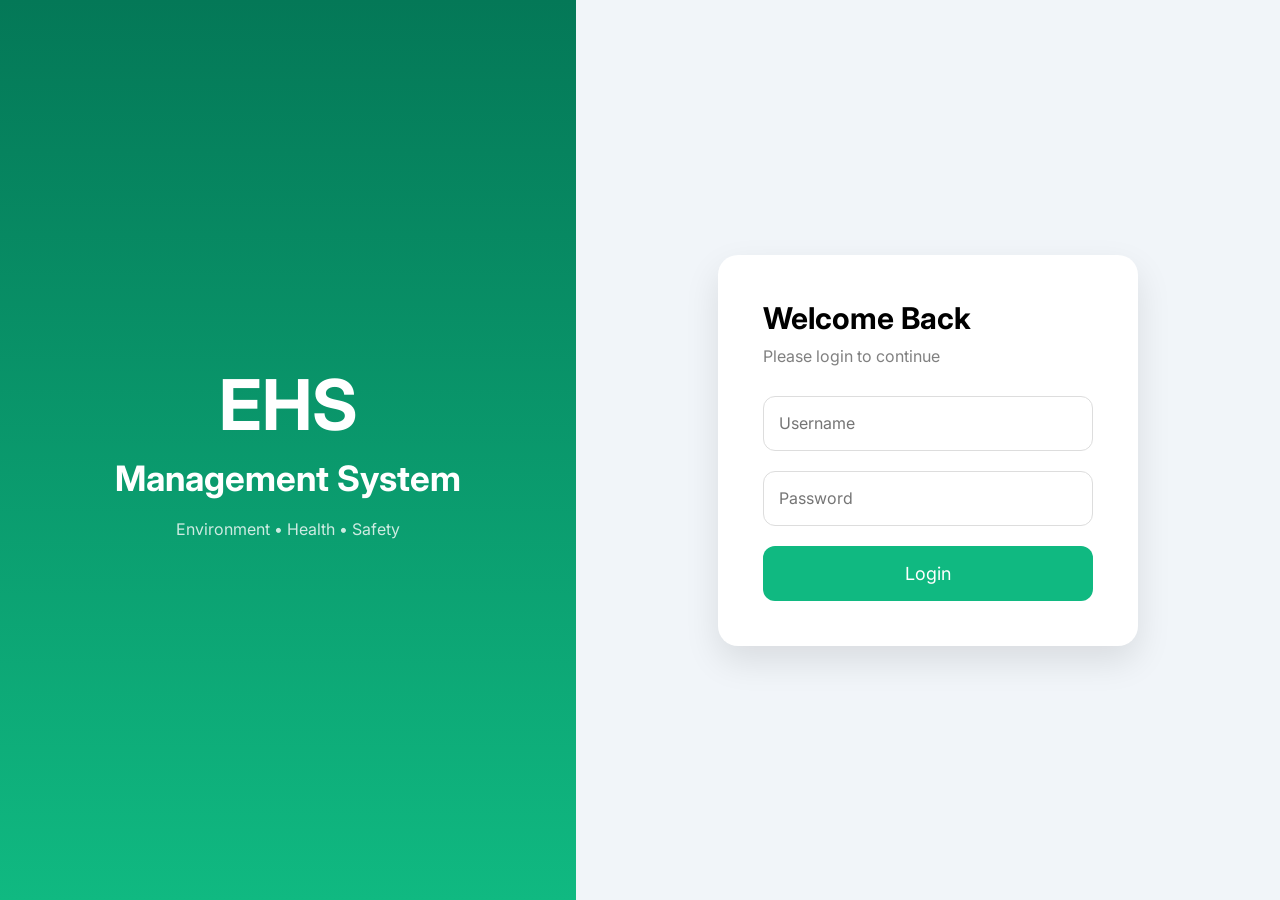
<file: Index.html>
<!DOCTYPE html>
<html lang="en">

<head>

    <meta charset="UTF-8">

    <meta name="viewport"
        content="width=device-width, initial-scale=1.0">

    <title>EHS Management System</title>

    <link rel="stylesheet" href="style.css">

    <link rel="preconnect" href="https://fonts.googleapis.com">

    <link rel="preconnect" href="https://fonts.gstatic.com" crossorigin>

    <link href="https://fonts.googleapis.com/css2?family=Inter:wght@300;400;500;600;700&display=swap"
        rel="stylesheet">

</head>

<body>

    <div class="container">

        <div class="left">

            <h1>EHS</h1>

            <h2>Management System</h2>

            <p>
                Environment • Health • Safety
            </p>

        </div>

        <div class="right">

            <div class="login-box">

                <h2>Welcome Back</h2>

                <p>Please login to continue</p>

                <form>

                    <input
                        type="text"
                        placeholder="Username">

                    <input
                        type="password"
                        placeholder="Password">

                    <button>

                        Login

                    </button>

                </form>

            </div>

        </div>

    </div>

<script src="script.js"></script>

</body>

</html>
</file>
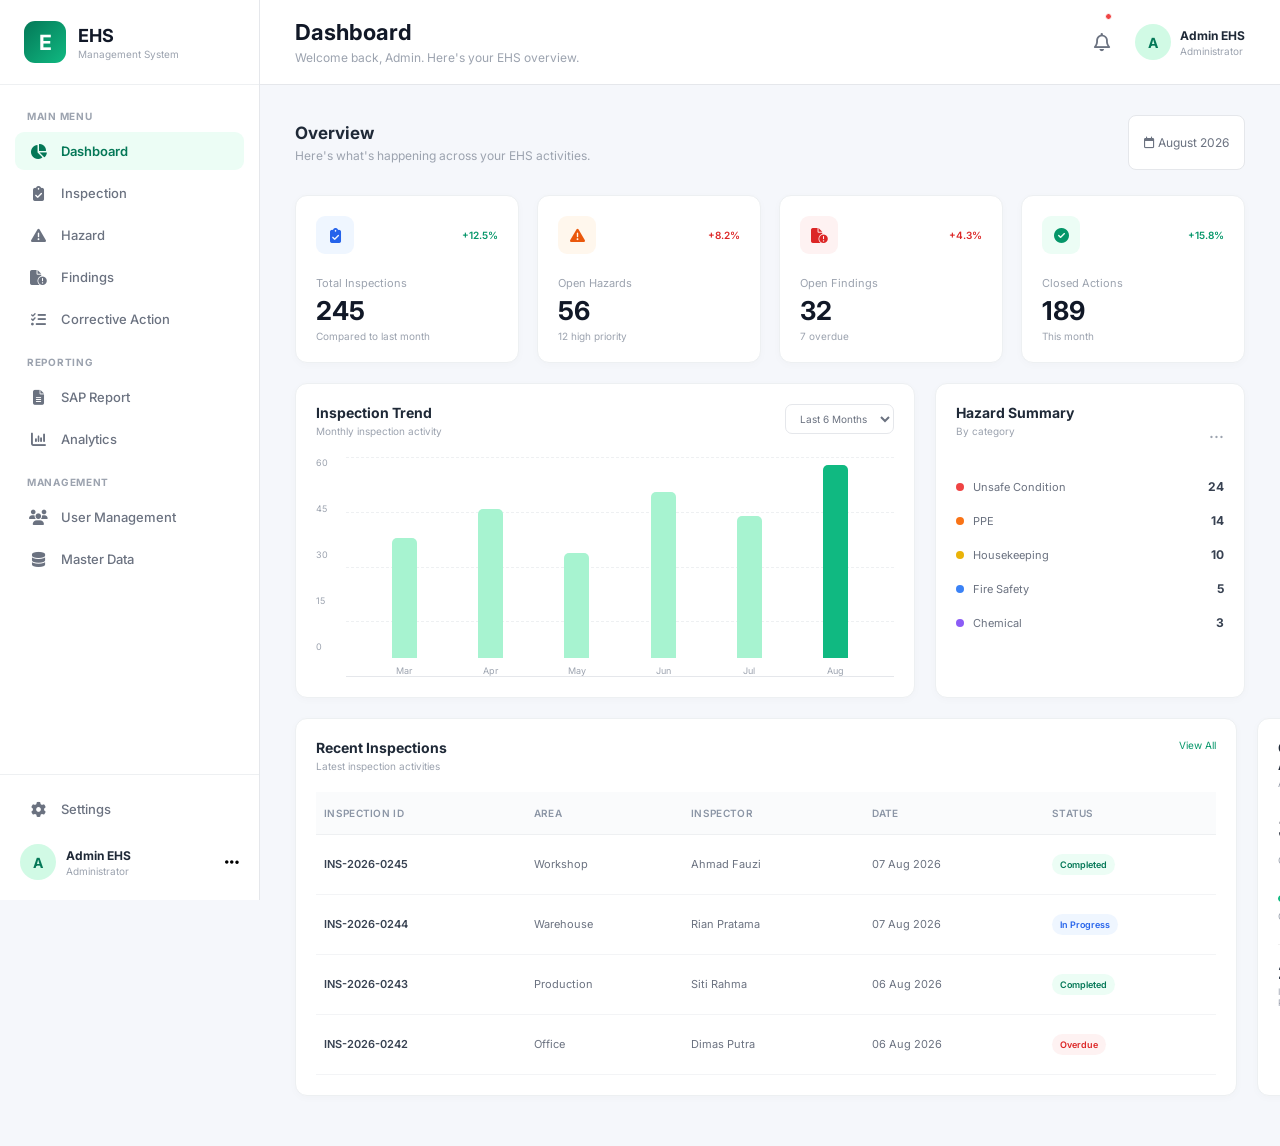
<file: dashboard.html>
<!DOCTYPE html>
<html lang="en">

<head>

    <meta charset="UTF-8">

    <meta name="viewport"
        content="width=device-width, initial-scale=1.0">

    <title>EHS Dashboard</title>

    <link rel="stylesheet" href="style.css">

    <link rel="preconnect"
        href="https://fonts.googleapis.com">

    <link rel="preconnect"
        href="https://fonts.gstatic.com"
        crossorigin>

    <link href="https://fonts.googleapis.com/css2?family=Inter:wght@400;500;600;700&display=swap"
        rel="stylesheet">

    <link rel="stylesheet"
        href="https://cdnjs.cloudflare.com/ajax/libs/font-awesome/6.5.2/css/all.min.css">

</head>

<body>

    <div class="dashboard-container">

        <!-- SIDEBAR -->

        <aside class="sidebar">

            <div class="sidebar-logo">

                <div class="logo-icon">
                    E
                </div>

                <div>
                    <h2>EHS</h2>
                    <span>Management System</span>
                </div>

            </div>


            <nav class="sidebar-menu">

                <p class="menu-title">
                    MAIN MENU
                </p>

                <a href="dashboard.html"
                    class="menu-item active">

                    <i class="fa-solid fa-chart-pie"></i>

                    <span>Dashboard</span>

                </a>


                <a href="#" class="menu-item">

                    <i class="fa-solid fa-clipboard-check"></i>

                    <span>Inspection</span>

                </a>


                <a href="#" class="menu-item">

                    <i class="fa-solid fa-triangle-exclamation"></i>

                    <span>Hazard</span>

                </a>


                <a href="#" class="menu-item">

                    <i class="fa-solid fa-file-circle-exclamation"></i>

                    <span>Findings</span>

                </a>


                <a href="#" class="menu-item">

                    <i class="fa-solid fa-list-check"></i>

                    <span>Corrective Action</span>

                </a>


                <p class="menu-title">

                    REPORTING

                </p>


                <a href="#" class="menu-item">

                    <i class="fa-solid fa-file-lines"></i>

                    <span>SAP Report</span>

                </a>


                <a href="#" class="menu-item">

                    <i class="fa-solid fa-chart-column"></i>

                    <span>Analytics</span>

                </a>


                <p class="menu-title">

                    MANAGEMENT

                </p>


                <a href="#" class="menu-item">

                    <i class="fa-solid fa-users"></i>

                    <span>User Management</span>

                </a>


                <a href="#" class="menu-item">

                    <i class="fa-solid fa-database"></i>

                    <span>Master Data</span>

                </a>


            </nav>


            <div class="sidebar-bottom">

                <a href="#" class="menu-item">

                    <i class="fa-solid fa-gear"></i>

                    <span>Settings</span>

                </a>


                <div class="user-profile">

                    <div class="profile-avatar">
                        A
                    </div>

                    <div class="profile-info">

                        <strong>Admin EHS</strong>

                        <span>Administrator</span>

                    </div>

                    <i class="fa-solid fa-ellipsis"></i>

                </div>

            </div>

        </aside>


        <!-- MAIN CONTENT -->

        <main class="main-content">


            <!-- TOP NAVBAR -->

            <header class="topbar">

                <div>

                    <h1>Dashboard</h1>

                    <p>
                        Welcome back, Admin. Here's your EHS overview.
                    </p>

                </div>


                <div class="topbar-actions">

                    <button class="icon-button">

                        <i class="fa-regular fa-bell"></i>

                        <span class="notification-dot"></span>

                    </button>


                    <div class="topbar-user">

                        <div class="profile-avatar">
                            A
                        </div>

                        <div>

                            <strong>Admin EHS</strong>

                            <span>Administrator</span>

                        </div>

                    </div>

                </div>

            </header>


            <!-- CONTENT -->

            <section class="dashboard-content">


                <!-- DATE -->

                <div class="dashboard-header">

                    <div>

                        <h2>Overview</h2>

                        <p>
                            Here's what's happening across your EHS activities.
                        </p>

                    </div>

                    <button class="date-button">

                        <i class="fa-regular fa-calendar"></i>

                        August 2026

                    </button>

                </div>


                <!-- KPI CARDS -->

                <div class="stats-grid">


                    <div class="stat-card">

                        <div class="stat-top">

                            <div class="stat-icon blue">

                                <i class="fa-solid fa-clipboard-check"></i>

                            </div>

                            <span class="stat-change positive">
                                +12.5%
                            </span>

                        </div>

                        <span class="stat-label">
                            Total Inspections
                        </span>

                        <h3>245</h3>

                        <p>
                            Compared to last month
                        </p>

                    </div>


                    <div class="stat-card">

                        <div class="stat-top">

                            <div class="stat-icon orange">

                                <i class="fa-solid fa-triangle-exclamation"></i>

                            </div>

                            <span class="stat-change negative">
                                +8.2%
                            </span>

                        </div>

                        <span class="stat-label">
                            Open Hazards
                        </span>

                        <h3>56</h3>

                        <p>
                            12 high priority
                        </p>

                    </div>


                    <div class="stat-card">

                        <div class="stat-top">

                            <div class="stat-icon red">

                                <i class="fa-solid fa-file-circle-exclamation"></i>

                            </div>

                            <span class="stat-change negative">
                                +4.3%
                            </span>

                        </div>

                        <span class="stat-label">
                            Open Findings
                        </span>

                        <h3>32</h3>

                        <p>
                            7 overdue
                        </p>

                    </div>


                    <div class="stat-card">

                        <div class="stat-top">

                            <div class="stat-icon green">

                                <i class="fa-solid fa-circle-check"></i>

                            </div>

                            <span class="stat-change positive">
                                +15.8%
                            </span>

                        </div>

                        <span class="stat-label">
                            Closed Actions
                        </span>

                        <h3>189</h3>

                        <p>
                            This month
                        </p>

                    </div>


                </div>


                <!-- CHART AREA -->

                <div class="dashboard-grid">


                    <div class="dashboard-card large-card">

                        <div class="card-header">

                            <div>

                                <h3>
                                    Inspection Trend
                                </h3>

                                <p>
                                    Monthly inspection activity
                                </p>

                            </div>

                            <select>

                                <option>
                                    Last 6 Months
                                </option>

                                <option>
                                    This Year
                                </option>

                            </select>

                        </div>


                        <div class="chart">

                            <div class="chart-y">

                                <span>60</span>
                                <span>45</span>
                                <span>30</span>
                                <span>15</span>
                                <span>0</span>

                            </div>


                            <div class="chart-area">

                                <div class="grid-line"></div>
                                <div class="grid-line"></div>
                                <div class="grid-line"></div>
                                <div class="grid-line"></div>


                                <div class="bars">

                                    <div class="bar-group">

                                        <div class="bar"
                                            style="height:55%">
                                        </div>

                                        <span>Mar</span>

                                    </div>


                                    <div class="bar-group">

                                        <div class="bar"
                                            style="height:68%">
                                        </div>

                                        <span>Apr</span>

                                    </div>


                                    <div class="bar-group">

                                        <div class="bar"
                                            style="height:48%">
                                        </div>

                                        <span>May</span>

                                    </div>


                                    <div class="bar-group">

                                        <div class="bar"
                                            style="height:76%">
                                        </div>

                                        <span>Jun</span>

                                    </div>


                                    <div class="bar-group">

                                        <div class="bar"
                                            style="height:65%">
                                        </div>

                                        <span>Jul</span>

                                    </div>


                                    <div class="bar-group">

                                        <div class="bar current"
                                            style="height:88%">
                                        </div>

                                        <span>Aug</span>

                                    </div>

                                </div>

                            </div>

                        </div>

                    </div>


                    <!-- HAZARD SUMMARY -->

                    <div class="dashboard-card">

                        <div class="card-header">

                            <div>

                                <h3>
                                    Hazard Summary
                                </h3>

                                <p>
                                    By category
                                </p>

                            </div>

                            <button class="more-button">
                                ...
                            </button>

                        </div>


                        <div class="hazard-list">


                            <div class="hazard-item">

                                <div class="hazard-name">

                                    <span class="hazard-dot red-dot"></span>

                                    <span>
                                        Unsafe Condition
                                    </span>

                                </div>

                                <strong>24</strong>

                            </div>


                            <div class="hazard-item">

                                <div class="hazard-name">

                                    <span class="hazard-dot orange-dot"></span>

                                    <span>
                                        PPE
                                    </span>

                                </div>

                                <strong>14</strong>

                            </div>


                            <div class="hazard-item">

                                <div class="hazard-name">

                                    <span class="hazard-dot yellow-dot"></span>

                                    <span>
                                        Housekeeping
                                    </span>

                                </div>

                                <strong>10</strong>

                            </div>


                            <div class="hazard-item">

                                <div class="hazard-name">

                                    <span class="hazard-dot blue-dot"></span>

                                    <span>
                                        Fire Safety
                                    </span>

                                </div>

                                <strong>5</strong>

                            </div>


                            <div class="hazard-item">

                                <div class="hazard-name">

                                    <span class="hazard-dot purple-dot"></span>

                                    <span>
                                        Chemical
                                    </span>

                                </div>

                                <strong>3</strong>

                            </div>


                        </div>

                    </div>


                </div>


                <!-- BOTTOM AREA -->

                <div class="dashboard-grid bottom-grid">


                    <!-- RECENT INSPECTION -->

                    <div class="dashboard-card large-card">

                        <div class="card-header">

                            <div>

                                <h3>
                                    Recent Inspections
                                </h3>

                                <p>
                                    Latest inspection activities
                                </p>

                            </div>

                            <a href="#">
                                View All
                            </a>

                        </div>


                        <div class="table-container">

                            <table>

                                <thead>

                                    <tr>

                                        <th>
                                            Inspection ID
                                        </th>

                                        <th>
                                            Area
                                        </th>

                                        <th>
                                            Inspector
                                        </th>

                                        <th>
                                            Date
                                        </th>

                                        <th>
                                            Status
                                        </th>

                                    </tr>

                                </thead>


                                <tbody>


                                    <tr>

                                        <td>
                                            <strong>INS-2026-0245</strong>
                                        </td>

                                        <td>
                                            Workshop
                                        </td>

                                        <td>
                                            Ahmad Fauzi
                                        </td>

                                        <td>
                                            07 Aug 2026
                                        </td>

                                        <td>
                                            <span class="status completed">
                                                Completed
                                            </span>
                                        </td>

                                    </tr>


                                    <tr>

                                        <td>
                                            <strong>INS-2026-0244</strong>
                                        </td>

                                        <td>
                                            Warehouse
                                        </td>

                                        <td>
                                            Rian Pratama
                                        </td>

                                        <td>
                                            07 Aug 2026
                                        </td>

                                        <td>
                                            <span class="status progress">
                                                In Progress
                                            </span>
                                        </td>

                                    </tr>


                                    <tr>

                                        <td>
                                            <strong>INS-2026-0243</strong>
                                        </td>

                                        <td>
                                            Production
                                        </td>

                                        <td>
                                            Siti Rahma
                                        </td>

                                        <td>
                                            06 Aug 2026
                                        </td>

                                        <td>
                                            <span class="status completed">
                                                Completed
                                            </span>
                                        </td>

                                    </tr>


                                    <tr>

                                        <td>
                                            <strong>INS-2026-0242</strong>
                                        </td>

                                        <td>
                                            Office
                                        </td>

                                        <td>
                                            Dimas Putra
                                        </td>

                                        <td>
                                            06 Aug 2026
                                        </td>

                                        <td>
                                            <span class="status overdue">
                                                Overdue
                                            </span>
                                        </td>

                                    </tr>

                                </tbody>

                            </table>

                        </div>

                    </div>


                    <!-- CORRECTIVE ACTION -->

                    <div class="dashboard-card">

                        <div class="card-header">

                            <div>

                                <h3>
                                    Corrective Action
                                </h3>

                                <p>
                                    Action status
                                </p>

                            </div>

                        </div>


                        <div class="action-summary">


                            <div class="action-number">

                                <strong>
                                    32
                                </strong>

                                <span>
                                    Open Actions
                                </span>

                            </div>


                            <div class="progress-container">

                                <div class="progress-bar">

                                    <div class="progress-fill"
                                        style="width:72%">
                                    </div>

                                </div>

                                <div class="progress-info">

                                    <span>
                                        Completion Rate
                                    </span>

                                    <strong>
                                        72%
                                    </strong>

                                </div>

                            </div>


                            <div class="action-stats">

                                <div>

                                    <strong>
                                        23
                                    </strong>

                                    <span>
                                        In Progress
                                    </span>

                                </div>

                                <div>

                                    <strong>
                                        9
                                    </strong>

                                    <span>
                                        Overdue
                                    </span>

                                </div>

                            </div>


                        </div>

                    </div>

                </div>


            </section>

        </main>

    </div>

</body>

</html>
</file>
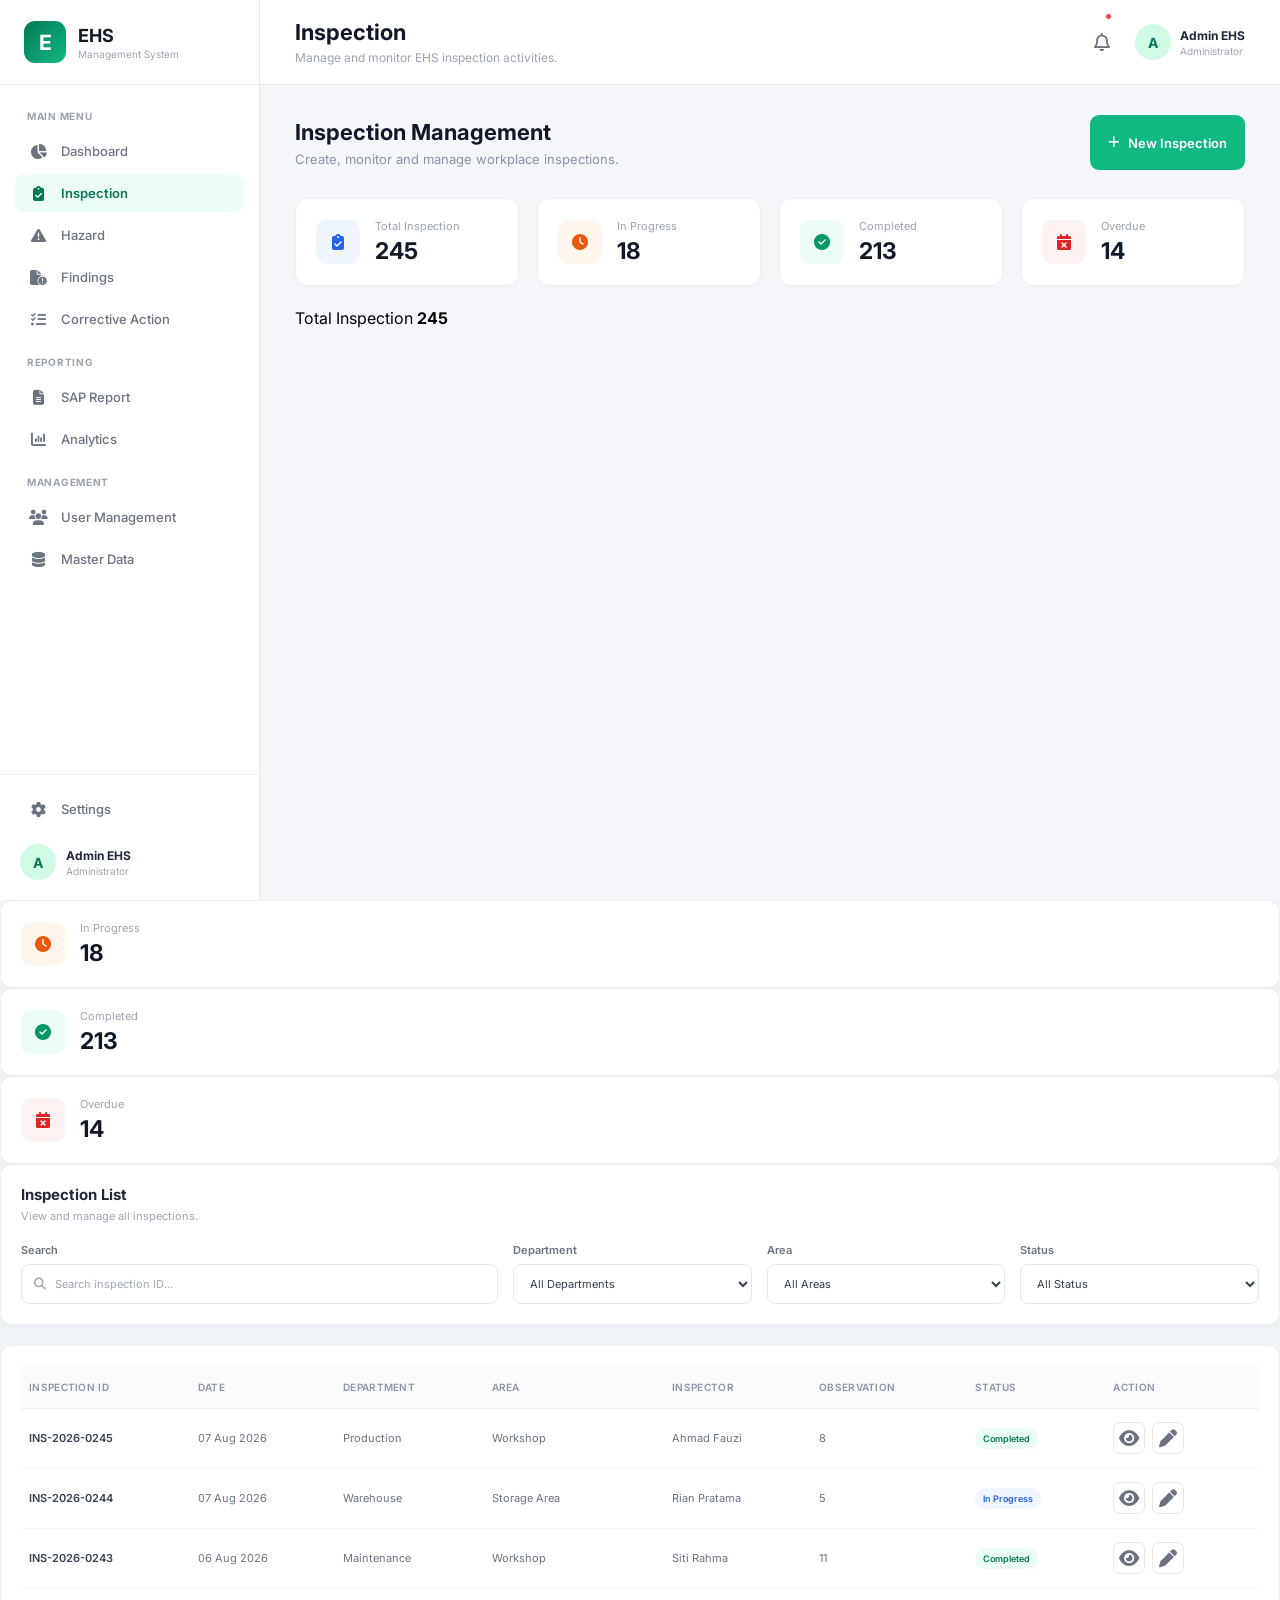
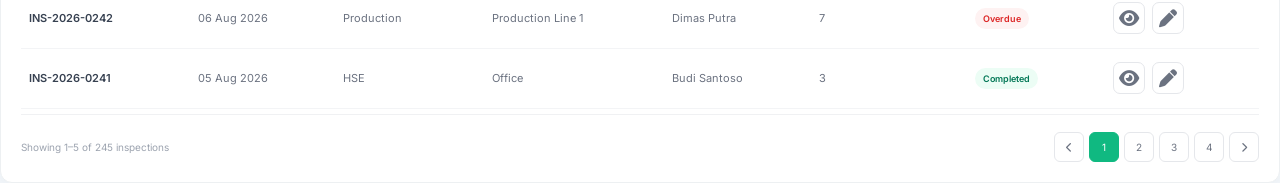
<file: inspection.html>
<!DOCTYPE html>
<html lang="en">

<head>

    <meta charset="UTF-8">

    <meta name="viewport"
        content="width=device-width, initial-scale=1.0">

    <title>EHS - Inspection</title>

    <link rel="stylesheet" href="style.css">

    <link rel="preconnect"
        href="https://fonts.googleapis.com">

    <link rel="preconnect"
        href="https://fonts.gstatic.com"
        crossorigin>

    <link href="https://fonts.googleapis.com/css2?family=Inter:wght@400;500;600;700&display=swap"
        rel="stylesheet">

    <link rel="stylesheet"
        href="https://cdnjs.cloudflare.com/ajax/libs/font-awesome/6.5.2/css/all.min.css">

</head>

<body>

<div class="dashboard-container">


    <!-- SIDEBAR -->

    <aside class="sidebar">

        <div class="sidebar-logo">

            <div class="logo-icon">
                E
            </div>

            <div>

                <h2>EHS</h2>

                <span>
                    Management System
                </span>

            </div>

        </div>


        <nav class="sidebar-menu">

            <p class="menu-title">
                MAIN MENU
            </p>


            <a href="dashboard.html"
                class="menu-item">

                <i class="fa-solid fa-chart-pie"></i>

                <span>
                    Dashboard
                </span>

            </a>


            <a href="inspection.html"
                class="menu-item active">

                <i class="fa-solid fa-clipboard-check"></i>

                <span>
                    Inspection
                </span>

            </a>


            <a href="#"
                class="menu-item">

                <i class="fa-solid fa-triangle-exclamation"></i>

                <span>
                    Hazard
                </span>

            </a>


            <a href="#"
                class="menu-item">

                <i class="fa-solid fa-file-circle-exclamation"></i>

                <span>
                    Findings
                </span>

            </a>


            <a href="#"
                class="menu-item">

                <i class="fa-solid fa-list-check"></i>

                <span>
                    Corrective Action
                </span>

            </a>


            <p class="menu-title">
                REPORTING
            </p>


            <a href="#"
                class="menu-item">

                <i class="fa-solid fa-file-lines"></i>

                <span>
                    SAP Report
                </span>

            </a>


            <a href="#"
                class="menu-item">

                <i class="fa-solid fa-chart-column"></i>

                <span>
                    Analytics
                </span>

            </a>


            <p class="menu-title">
                MANAGEMENT
            </p>


            <a href="#"
                class="menu-item">

                <i class="fa-solid fa-users"></i>

                <span>
                    User Management
                </span>

            </a>


            <a href="#"
                class="menu-item">

                <i class="fa-solid fa-database"></i>

                <span>
                    Master Data
                </span>

            </a>

        </nav>


        <div class="sidebar-bottom">

            <a href="#"
                class="menu-item">

                <i class="fa-solid fa-gear"></i>

                <span>
                    Settings
                </span>

            </a>


            <div class="user-profile">

                <div class="profile-avatar">
                    A
                </div>

                <div class="profile-info">

                    <strong>
                        Admin EHS
                    </strong>

                    <span>
                        Administrator
                    </span>

                </div>

            </div>

        </div>

    </aside>



    <!-- MAIN -->

    <main class="main-content">


        <!-- TOPBAR -->

        <header class="topbar">

            <div>

                <h1>
                    Inspection
                </h1>

                <p>
                    Manage and monitor EHS inspection activities.
                </p>

            </div>


            <div class="topbar-actions">

                <button class="icon-button">

                    <i class="fa-regular fa-bell"></i>

                    <span class="notification-dot"></span>

                </button>


                <div class="topbar-user">

                    <div class="profile-avatar">
                        A
                    </div>

                    <div>

                        <strong>
                            Admin EHS
                        </strong>

                        <span>
                            Administrator
                        </span>

                    </div>

                </div>

            </div>

        </header>



        <!-- CONTENT -->

        <section class="dashboard-content">


            <!-- PAGE HEADER -->

            <div class="page-header">

                <div>

                    <h2>
                        Inspection Management
                    </h2>

                    <p>
                        Create, monitor and manage workplace inspections.
                    </p>

                </div>


                <button class="primary-button">

                    <i class="fa-solid fa-plus"></i>

                    New Inspection

                </button>

            </div>



          <!-- INSPECTION SUMMARY -->

<div class="inspection-summary">

    <!-- Total Inspection -->
    <div class="inspection-stat">

        <div class="inspection-stat-icon blue">
            <i class="fa-solid fa-clipboard-check"></i>
        </div>

        <div>
            <span>Total Inspection</span>
            <strong>245</strong>
        </div>

    </div>


    <!-- In Progress -->
    <div class="inspection-stat">

        <div class="inspection-stat-icon orange">
            <i class="fa-solid fa-clock"></i>
        </div>

        <div>
            <span>In Progress</span>
            <strong>18</strong>
        </div>

    </div>


    <!-- Completed -->
    <div class="inspection-stat">

        <div class="inspection-stat-icon green">
            <i class="fa-solid fa-circle-check"></i>
        </div>

        <div>
            <span>Completed</span>
            <strong>213</strong>
        </div>

    </div>


    <!-- Overdue -->
    <div class="inspection-stat">

        <div class="inspection-stat-icon red">
            <i class="fa-solid fa-calendar-xmark"></i>
        </div>

        <div>
            <span>Overdue</span>
            <strong>14</strong>
        </div>

    </div>

</div>

                    <div>

                        <span>
                            Total Inspection
                        </span>

                        <strong>
                            245
                        </strong>

                    </div>

                </div>


                <div class="inspection-stat">

                    <div class="inspection-stat-icon orange">

                        <i class="fa-solid fa-clock"></i>

                    </div>

                    <div>

                        <span>
                            In Progress
                        </span>

                        <strong>
                            18
                        </strong>

                    </div>

                </div>


                <div class="inspection-stat">

                    <div class="inspection-stat-icon green">

                        <i class="fa-solid fa-circle-check"></i>

                    </div>

                    <div>

                        <span>
                            Completed
                        </span>

                        <strong>
                            213
                        </strong>

                    </div>

                </div>


                <div class="inspection-stat">

                    <div class="inspection-stat-icon red">

                        <i class="fa-solid fa-calendar-xmark"></i>

                    </div>

                    <div>

                        <span>
                            Overdue
                        </span>

                        <strong>
                            14
                        </strong>

                    </div>

                </div>

            </div>



            <!-- FILTER -->

            <div class="dashboard-card filter-card">

                <div class="filter-header">

                    <div>

                        <h3>
                            Inspection List
                        </h3>

                        <p>
                            View and manage all inspections.
                        </p>

                    </div>

                </div>


                <div class="filter-grid">


                    <div class="filter-field">

                        <label>
                            Search
                        </label>

                        <div class="search-input">

                            <i class="fa-solid fa-magnifying-glass"></i>

                            <input
                                type="text"
                                placeholder="Search inspection ID...">

                        </div>

                    </div>


                    <div class="filter-field">

                        <label>
                            Department
                        </label>

                        <select>

                            <option>
                                All Departments
                            </option>

                            <option>
                                EHS
                            </option>

                            <option>
                                Production
                            </option>

                            <option>
                                Warehouse
                            </option>

                            <option>
                                Maintenance
                            </option>

                        </select>

                    </div>


                    <div class="filter-field">

                        <label>
                            Area
                        </label>

                        <select>

                            <option>
                                All Areas
                            </option>

                            <option>
                                Workshop
                            </option>

                            <option>
                                Warehouse
                            </option>

                            <option>
                                Production
                            </option>

                            <option>
                                Office
                            </option>

                        </select>

                    </div>


                    <div class="filter-field">

                        <label>
                            Status
                        </label>

                        <select>

                            <option>
                                All Status
                            </option>

                            <option>
                                Scheduled
                            </option>

                            <option>
                                In Progress
                            </option>

                            <option>
                                Completed
                            </option>

                            <option>
                                Overdue
                            </option>

                        </select>

                    </div>


                </div>

            </div>



            <!-- TABLE -->

            <div class="dashboard-card">

                <div class="table-container">

                    <table>

                        <thead>

                            <tr>

                                <th>
                                    Inspection ID
                                </th>

                                <th>
                                    Date
                                </th>

                                <th>
                                    Department
                                </th>

                                <th>
                                    Area
                                </th>

                                <th>
                                    Inspector
                                </th>

                                <th>
                                    Observation
                                </th>

                                <th>
                                    Status
                                </th>

                                <th>
                                    Action
                                </th>

                            </tr>

                        </thead>


                        <tbody>


                            <tr>

                                <td>
                                    <strong>
                                        INS-2026-0245
                                    </strong>
                                </td>

                                <td>
                                    07 Aug 2026
                                </td>

                                <td>
                                    Production
                                </td>

                                <td>
                                    Workshop
                                </td>

                                <td>
                                    Ahmad Fauzi
                                </td>

                                <td>
                                    8
                                </td>

                                <td>

                                    <span class="status completed">
                                        Completed
                                    </span>

                                </td>

                                <td>

                                    <button class="table-action">
                                        <i class="fa-solid fa-eye"></i>
                                    </button>

                                    <button class="table-action">
                                        <i class="fa-solid fa-pen"></i>
                                    </button>

                                </td>

                            </tr>


                            <tr>

                                <td>
                                    <strong>
                                        INS-2026-0244
                                    </strong>
                                </td>

                                <td>
                                    07 Aug 2026
                                </td>

                                <td>
                                    Warehouse
                                </td>

                                <td>
                                    Storage Area
                                </td>

                                <td>
                                    Rian Pratama
                                </td>

                                <td>
                                    5
                                </td>

                                <td>

                                    <span class="status progress">
                                        In Progress
                                    </span>

                                </td>

                                <td>

                                    <button class="table-action">
                                        <i class="fa-solid fa-eye"></i>
                                    </button>

                                    <button class="table-action">
                                        <i class="fa-solid fa-pen"></i>
                                    </button>

                                </td>

                            </tr>


                            <tr>

                                <td>
                                    <strong>
                                        INS-2026-0243
                                    </strong>
                                </td>

                                <td>
                                    06 Aug 2026
                                </td>

                                <td>
                                    Maintenance
                                </td>

                                <td>
                                    Workshop
                                </td>

                                <td>
                                    Siti Rahma
                                </td>

                                <td>
                                    11
                                </td>

                                <td>

                                    <span class="status completed">
                                        Completed
                                    </span>

                                </td>

                                <td>

                                    <button class="table-action">
                                        <i class="fa-solid fa-eye"></i>
                                    </button>

                                    <button class="table-action">
                                        <i class="fa-solid fa-pen"></i>
                                    </button>

                                </td>

                            </tr>


                            <tr>

                                <td>
                                    <strong>
                                        INS-2026-0242
                                    </strong>
                                </td>

                                <td>
                                    06 Aug 2026
                                </td>

                                <td>
                                    Production
                                </td>

                                <td>
                                    Production Line 1
                                </td>

                                <td>
                                    Dimas Putra
                                </td>

                                <td>
                                    7
                                </td>

                                <td>

                                    <span class="status overdue">
                                        Overdue
                                    </span>

                                </td>

                                <td>

                                    <button class="table-action">
                                        <i class="fa-solid fa-eye"></i>
                                    </button>

                                    <button class="table-action">
                                        <i class="fa-solid fa-pen"></i>
                                    </button>

                                </td>

                            </tr>


                            <tr>

                                <td>
                                    <strong>
                                        INS-2026-0241
                                    </strong>
                                </td>

                                <td>
                                    05 Aug 2026
                                </td>

                                <td>
                                    HSE
                                </td>

                                <td>
                                    Office
                                </td>

                                <td>
                                    Budi Santoso
                                </td>

                                <td>
                                    3
                                </td>

                                <td>

                                    <span class="status completed">
                                        Completed
                                    </span>

                                </td>

                                <td>

                                    <button class="table-action">
                                        <i class="fa-solid fa-eye"></i>
                                    </button>

                                    <button class="table-action">
                                        <i class="fa-solid fa-pen"></i>
                                    </button>

                                </td>

                            </tr>

                        </tbody>

                    </table>

                </div>


                <!-- PAGINATION -->

                <div class="pagination">

                    <span>
                        Showing 1–5 of 245 inspections
                    </span>

                    <div>

                        <button>
                            <i class="fa-solid fa-chevron-left"></i>
                        </button>

                        <button class="page-active">
                            1
                        </button>

                        <button>
                            2
                        </button>

                        <button>
                            3
                        </button>

                        <button>
                            4
                        </button>

                        <button>
                            <i class="fa-solid fa-chevron-right"></i>
                        </button>

                    </div>

                </div>

            </div>


        </section>

    </main>

</div>

</body>

</html>
</file>
<file: style.css>
*{
    margin:0;
    padding:0;
    box-sizing:border-box;
    font-family:'Inter',sans-serif;
}

body{

    background:#F1F5F9;

}

.container{

    display:flex;

    height:100vh;

}

.left{

    width:45%;

    background:linear-gradient(180deg,#047857,#10B981);

    color:white;

    display:flex;

    flex-direction:column;

    justify-content:center;

    align-items:center;

}

.left h1{

    font-size:70px;

}

.left h2{

    font-size:35px;

    margin-top:10px;

}

.left p{

    margin-top:20px;

    opacity:.8;

}

.right{

    width:55%;

    display:flex;

    justify-content:center;

    align-items:center;

}

.login-box{

    width:420px;

    background:white;

    padding:45px;

    border-radius:20px;

    box-shadow:0 15px 35px rgba(0,0,0,.1);

}

.login-box h2{

    font-size:30px;

}

.login-box p{

    margin:10px 0 30px;

    color:gray;

}

form{

    display:flex;

    flex-direction:column;

    gap:20px;

}

input{

    height:55px;

    padding:15px;

    border:1px solid #ddd;

    border-radius:12px;

    font-size:16px;

}

input:focus{

    outline:none;

    border:1px solid #10B981;

}

button{

    height:55px;

    background:#10B981;

    color:white;

    border:none;

    border-radius:12px;

    cursor:pointer;

    font-size:18px;

    transition:.3s;

}

button:hover{

    background:#047857;

}
/* =========================================
   EHS DASHBOARD
========================================= */

.dashboard-container {
    display: flex;
    min-height: 100vh;
    background: #f5f7fb;
}


/* SIDEBAR */

.sidebar {
    width: 260px;
    background: #ffffff;
    border-right: 1px solid #e5e7eb;
    display: flex;
    flex-direction: column;
    position: fixed;
    top: 0;
    left: 0;
    bottom: 0;
    z-index: 100;
}

.sidebar-logo {
    height: 85px;
    display: flex;
    align-items: center;
    gap: 12px;
    padding: 0 24px;
    border-bottom: 1px solid #eef0f2;
}

.logo-icon {
    width: 42px;
    height: 42px;
    border-radius: 11px;
    background: linear-gradient(135deg, #047857, #10b981);
    color: white;
    display: flex;
    justify-content: center;
    align-items: center;
    font-size: 21px;
    font-weight: 700;
}

.sidebar-logo h2 {
    font-size: 18px;
    color: #111827;
}

.sidebar-logo span {
    display: block;
    font-size: 10px;
    color: #9ca3af;
    margin-top: 2px;
}


/* MENU */

.sidebar-menu {
    padding: 25px 15px;
    flex: 1;
    overflow-y: auto;
}

.menu-title {
    font-size: 10px;
    font-weight: 700;
    color: #9ca3af;
    padding: 0 12px;
    margin: 18px 0 10px;
    letter-spacing: .7px;
}

.menu-title:first-child {
    margin-top: 0;
}

.menu-item {
    display: flex;
    align-items: center;
    gap: 13px;
    padding: 11px 13px;
    margin-bottom: 4px;
    border-radius: 9px;
    text-decoration: none;
    color: #6b7280;
    font-size: 13px;
    font-weight: 500;
    transition: .2s;
}

.menu-item i {
    width: 20px;
    text-align: center;
    font-size: 15px;
}

.menu-item:hover {
    background: #f0fdf4;
    color: #047857;
}

.menu-item.active {
    background: #ecfdf5;
    color: #047857;
    font-weight: 600;
}


/* SIDEBAR BOTTOM */

.sidebar-bottom {
    padding: 15px;
    border-top: 1px solid #eef0f2;
}

.user-profile {
    display: flex;
    align-items: center;
    gap: 10px;
    padding: 12px 5px 5px;
}

.profile-avatar {
    width: 36px;
    height: 36px;
    min-width: 36px;
    border-radius: 50%;
    background: #d1fae5;
    color: #047857;
    display: flex;
    justify-content: center;
    align-items: center;
    font-weight: 700;
    font-size: 14px;
}

.profile-info {
    flex: 1;
}

.profile-info strong,
.topbar-user strong {
    display: block;
    font-size: 12px;
    color: #1f2937;
}

.profile-info span,
.topbar-user span {
    display: block;
    font-size: 10px;
    color: #9ca3af;
    margin-top: 2px;
}


/* MAIN */

.main-content {
    margin-left: 260px;
    width: calc(100% - 260px);
}


/* TOPBAR */

.topbar {
    height: 85px;
    background: #ffffff;
    border-bottom: 1px solid #e5e7eb;
    padding: 0 35px;
    display: flex;
    align-items: center;
    justify-content: space-between;
}

.topbar h1 {
    font-size: 22px;
    color: #111827;
}

.topbar p {
    color: #9ca3af;
    font-size: 12px;
    margin-top: 5px;
}

.topbar-actions {
    display: flex;
    align-items: center;
    gap: 25px;
}

.icon-button {
    border: none;
    background: transparent;
    position: relative;
    cursor: pointer;
    font-size: 18px;
    color: #6b7280;
}

.notification-dot {
    position: absolute;
    top: -2px;
    right: -2px;
    width: 7px;
    height: 7px;
    border-radius: 50%;
    background: #ef4444;
    border: 1px solid white;
}

.topbar-user {
    display: flex;
    align-items: center;
    gap: 9px;
}


/* CONTENT */

.dashboard-content {
    padding: 30px 35px;
}

.dashboard-header {
    display: flex;
    justify-content: space-between;
    align-items: center;
    margin-bottom: 25px;
}

.dashboard-header h2 {
    font-size: 17px;
    color: #1f2937;
}

.dashboard-header p {
    font-size: 12px;
    color: #9ca3af;
    margin-top: 5px;
}

.date-button {
    background: white;
    border: 1px solid #e5e7eb;
    padding: 10px 15px;
    border-radius: 8px;
    color: #6b7280;
    font-size: 12px;
}


/* KPI */

.stats-grid {
    display: grid;
    grid-template-columns: repeat(4, 1fr);
    gap: 18px;
    margin-bottom: 20px;
}

.stat-card {
    background: white;
    padding: 20px;
    border: 1px solid #edf0f2;
    border-radius: 12px;
    box-shadow: 0 2px 8px rgba(0,0,0,.025);
}

.stat-top {
    display: flex;
    justify-content: space-between;
    align-items: center;
    margin-bottom: 17px;
}

.stat-icon {
    width: 38px;
    height: 38px;
    border-radius: 9px;
    display: flex;
    justify-content: center;
    align-items: center;
    font-size: 15px;
}

.stat-icon.blue {
    background: #eff6ff;
    color: #2563eb;
}

.stat-icon.orange {
    background: #fff7ed;
    color: #ea580c;
}

.stat-icon.red {
    background: #fef2f2;
    color: #dc2626;
}

.stat-icon.green {
    background: #ecfdf5;
    color: #059669;
}

.stat-change {
    font-size: 10px;
    font-weight: 600;
}

.stat-change.positive {
    color: #059669;
}

.stat-change.negative {
    color: #dc2626;
}

.stat-label {
    font-size: 11px;
    color: #9ca3af;
}

.stat-card h3 {
    font-size: 26px;
    color: #111827;
    margin: 4px 0;
}

.stat-card p {
    color: #9ca3af;
    font-size: 10px;
}


/* GRID */

.dashboard-grid {
    display: grid;
    grid-template-columns: 2fr 1fr;
    gap: 20px;
    margin-bottom: 20px;
}

.dashboard-card {
    background: white;
    border: 1px solid #edf0f2;
    border-radius: 12px;
    padding: 20px;
    box-shadow: 0 2px 8px rgba(0,0,0,.025);
}

.card-header {
    display: flex;
    justify-content: space-between;
    align-items: flex-start;
    margin-bottom: 20px;
}

.card-header h3 {
    font-size: 14px;
    color: #1f2937;
}

.card-header p {
    font-size: 10px;
    color: #9ca3af;
    margin-top: 4px;
}

.card-header select {
    border: 1px solid #e5e7eb;
    padding: 7px 10px;
    border-radius: 7px;
    color: #6b7280;
    font-size: 10px;
    background: white;
}


/* CHART */

.chart {
    height: 220px;
    display: flex;
}

.chart-y {
    width: 30px;
    display: flex;
    flex-direction: column;
    justify-content: space-between;
    color: #9ca3af;
    font-size: 9px;
    padding-bottom: 25px;
}

.chart-area {
    flex: 1;
    position: relative;
    border-bottom: 1px solid #e5e7eb;
}

.grid-line {
    position: absolute;
    left: 0;
    right: 0;
    border-top: 1px dashed #eef0f2;
}

.grid-line:nth-child(1) {
    top: 0;
}

.grid-line:nth-child(2) {
    top: 25%;
}

.grid-line:nth-child(3) {
    top: 50%;
}

.grid-line:nth-child(4) {
    top: 75%;
}

.bars {
    position: absolute;
    inset: 0;
    display: flex;
    align-items: flex-end;
    justify-content: space-around;
    padding: 0 15px;
}

.bar-group {
    height: 100%;
    display: flex;
    flex-direction: column;
    justify-content: flex-end;
    align-items: center;
    gap: 7px;
    width: 45px;
}

.bar {
    width: 25px;
    background: #a7f3d0;
    border-radius: 5px 5px 0 0;
}

.bar.current {
    background: #10b981;
}

.bar-group span {
    font-size: 9px;
    color: #9ca3af;
}


/* HAZARD */

.hazard-list {
    display: flex;
    flex-direction: column;
    gap: 19px;
}

.hazard-item {
    display: flex;
    justify-content: space-between;
    align-items: center;
}

.hazard-name {
    display: flex;
    align-items: center;
    gap: 9px;
    color: #6b7280;
    font-size: 11px;
}

.hazard-item strong {
    color: #374151;
    font-size: 12px;
}

.hazard-dot {
    width: 8px;
    height: 8px;
    border-radius: 50%;
}

.red-dot {
    background: #ef4444;
}

.orange-dot {
    background: #f97316;
}

.yellow-dot {
    background: #eab308;
}

.blue-dot {
    background: #3b82f6;
}

.purple-dot {
    background: #8b5cf6;
}

.more-button {
    border: none;
    background: transparent;
    color: #9ca3af;
}


/* TABLE */

.table-container {
    overflow-x: auto;
}

table {
    width: 100%;
    border-collapse: collapse;
}

th {
    text-align: left;
    padding: 11px 8px;
    border-bottom: 1px solid #eef0f2;
    color: #9ca3af;
    font-size: 10px;
    font-weight: 500;
}

td {
    padding: 13px 8px;
    border-bottom: 1px solid #f3f4f6;
    color: #6b7280;
    font-size: 10px;
}

td strong {
    color: #374151;
    font-weight: 600;
}

.status {
    padding: 5px 8px;
    border-radius: 20px;
    font-size: 9px;
    font-weight: 600;
}

.status.completed {
    color: #047857;
    background: #ecfdf5;
}

.status.progress {
    color: #2563eb;
    background: #eff6ff;
}

.status.overdue {
    color: #dc2626;
    background: #fef2f2;
}

.card-header a {
    font-size: 10px;
    color: #059669;
    text-decoration: none;
}


/* CORRECTIVE ACTION */

.action-summary {
    display: flex;
    flex-direction: column;
    gap: 22px;
}

.action-number strong {
    font-size: 32px;
    color: #111827;
    display: block;
}

.action-number span {
    color: #9ca3af;
    font-size: 10px;
}

.progress-container {
    margin-top: 5px;
}

.progress-bar {
    height: 7px;
    background: #ecfdf5;
    border-radius: 10px;
    overflow: hidden;
}

.progress-fill {
    height: 100%;
    background: #10b981;
    border-radius: 10px;
}

.progress-info {
    display: flex;
    justify-content: space-between;
    margin-top: 8px;
    color: #9ca3af;
    font-size: 10px;
}

.progress-info strong {
    color: #059669;
}

.action-stats {
    display: flex;
    border-top: 1px solid #f0f0f0;
    padding-top: 17px;
    gap: 35px;
}

.action-stats strong {
    display: block;
    font-size: 18px;
    color: #374151;
}

.action-stats span {
    display: block;
    color: #9ca3af;
    font-size: 9px;
    margin-top: 3px;
}


/* RESPONSIVE */

@media (max-width: 1100px) {

    .stats-grid {
        grid-template-columns: repeat(2, 1fr);
    }

}

@media (max-width: 850px) {

    .sidebar {
        width: 75px;
    }

    .sidebar-logo {
        justify-content: center;
        padding: 0;
    }

    .sidebar-logo > div:last-child,
    .menu-item span,
    .menu-title,
    .profile-info,
    .user-profile > i {
        display: none;
    }

    .sidebar-menu {
        padding: 20px 10px;
    }

    .menu-item {
        justify-content: center;
    }

    .main-content {
        margin-left: 75px;
        width: calc(100% - 75px);
    }

    .dashboard-grid {
        grid-template-columns: 1fr;
    }

}

@media (max-width: 600px) {

    .stats-grid {
        grid-template-columns: 1fr;
    }

    .dashboard-content {
        padding: 20px 15px;
    }

    .topbar {
        padding: 0 15px;
    }

    .topbar-user {
        display: none;
    }

    .dashboard-header {
        align-items: flex-start;
        gap: 15px;
        flex-direction: column;
    }

}
/* =========================================
   INSPECTION PAGE
========================================= */

.page-header {
    display: flex;
    justify-content: space-between;
    align-items: center;
    margin-bottom: 28px;
}

.page-header h2 {
    font-size: 22px;
    font-weight: 700;
    color: #111827;
    margin-bottom: 6px;
}

.page-header p {
    font-size: 13px;
    color: #8a94a6;
}

.primary-button {
    display: flex;
    align-items: center;
    gap: 9px;
    border: none;
    background: #10b981;
    color: white;
    padding: 12px 18px;
    border-radius: 9px;
    font-size: 13px;
    font-weight: 600;
    cursor: pointer;
    transition: .2s;
}

.primary-button:hover {
    background: #059669;
    transform: translateY(-1px);
}


/* =========================================
   INSPECTION SUMMARY
========================================= */

.inspection-summary {
    display: grid;
    grid-template-columns: repeat(4, 1fr);
    gap: 18px;
    margin-bottom: 22px;
}

.inspection-stat {
    background: white;
    border: 1px solid #edf0f2;
    border-radius: 12px;
    padding: 20px;
    display: flex;
    align-items: center;
    gap: 15px;
    box-shadow: 0 2px 8px rgba(0,0,0,.025);
}

.inspection-stat-icon {
    width: 44px;
    height: 44px;
    border-radius: 11px;
    display: flex;
    align-items: center;
    justify-content: center;
    font-size: 16px;
}

.inspection-stat-icon.blue {
    background: #eff6ff;
    color: #2563eb;
}

.inspection-stat-icon.orange {
    background: #fff7ed;
    color: #ea580c;
}

.inspection-stat-icon.green {
    background: #ecfdf5;
    color: #059669;
}

.inspection-stat-icon.red {
    background: #fef2f2;
    color: #dc2626;
}

.inspection-stat span {
    display: block;
    font-size: 11px;
    color: #9ca3af;
    margin-bottom: 4px;
}

.inspection-stat strong {
    display: block;
    font-size: 23px;
    color: #111827;
}


/* =========================================
   FILTER CARD
========================================= */

.filter-card {
    margin-bottom: 20px;
}

.filter-header {
    margin-bottom: 20px;
}

.filter-header h3 {
    font-size: 15px;
    color: #1f2937;
    margin-bottom: 5px;
}

.filter-header p {
    font-size: 11px;
    color: #9ca3af;
}

.filter-grid {
    display: grid;
    grid-template-columns: 2fr 1fr 1fr 1fr;
    gap: 15px;
    align-items: end;
}

.filter-field label {
    display: block;
    font-size: 11px;
    font-weight: 600;
    color: #6b7280;
    margin-bottom: 7px;
}

.filter-field select,
.search-input {
    width: 100%;
    height: 40px;
    border: 1px solid #e5e7eb;
    background: #fff;
    border-radius: 8px;
    color: #374151;
    font-size: 11px;
}

.filter-field select {
    padding: 0 12px;
}

.search-input {
    display: flex;
    align-items: center;
    padding: 0 12px;
    gap: 9px;
}

.search-input i {
    color: #9ca3af;
    font-size: 12px;
}

.search-input input {
    border: none;
    outline: none;
    width: 100%;
    height: 100%;
    font-size: 11px;
    padding: 0;
}

.search-input input::placeholder {
    color: #a1a8b3;
}


/* =========================================
   INSPECTION TABLE
========================================= */

.dashboard-card table {
    min-width: 900px;
}

.dashboard-card table th {
    background: #fafbfc;
    height: 42px;
    font-size: 10px;
    color: #8b95a5;
    font-weight: 600;
    text-transform: uppercase;
    letter-spacing: .3px;
}

.dashboard-card table td {
    height: 60px;
    vertical-align: middle;
    font-size: 11px;
}

.dashboard-card table tbody tr {
    transition: .15s;
}

.dashboard-card table tbody tr:hover {
    background: #f9fafb;
}

.table-action {
    width: 32px;
    height: 32px;
    border: 1px solid #e5e7eb;
    background: white;
    border-radius: 7px;
    color: #6b7280;
    cursor: pointer;
    margin-right: 4px;
    transition: .2s;
}

.table-action:hover {
    background: #ecfdf5;
    color: #059669;
    border-color: #a7f3d0;
}


/* =========================================
   PAGINATION
========================================= */

.pagination {
    border-top: 1px solid #f0f1f3;
    margin-top: 5px;
    padding-top: 17px;
    display: flex;
    align-items: center;
    justify-content: space-between;
}

.pagination > span {
    font-size: 10px;
    color: #9ca3af;
}

.pagination > div {
    display: flex;
    gap: 5px;
}

.pagination button {
    width: 30px;
    height: 30px;
    border: 1px solid #e5e7eb;
    background: white;
    color: #6b7280;
    border-radius: 6px;
    font-size: 10px;
    cursor: pointer;
}

.pagination button:hover {
    border-color: #10b981;
    color: #059669;
}

.pagination button.page-active {
    background: #10b981;
    border-color: #10b981;
    color: white;
}


/* =========================================
   INSPECTION RESPONSIVE
========================================= */

@media (max-width: 1100px) {

    .inspection-summary {
        grid-template-columns: repeat(2, 1fr);
    }

    .filter-grid {
        grid-template-columns: repeat(2, 1fr);
    }

}

@media (max-width: 700px) {

    .inspection-summary {
        grid-template-columns: 1fr;
    }

    .filter-grid {
        grid-template-columns: 1fr;
    }

    .page-header {
        flex-direction: column;
        align-items: flex-start;
        gap: 15px;
    }

}
/* =========================================
   INSPECTION LIST
========================================= */

.inspection-list-card {
    background: #ffffff;
    border: 1px solid #edf0f2;
    border-radius: 14px;
    padding: 24px;
    margin-top: 22px;
    box-shadow: 0 3px 12px rgba(0,0,0,.03);
}

.inspection-list-header {
    display: flex;
    justify-content: space-between;
    align-items: flex-start;
    margin-bottom: 22px;
}

.inspection-list-title h3 {
    margin: 0 0 5px;
    font-size: 16px;
    font-weight: 700;
    color: #111827;
}

.inspection-list-title p {
    margin: 0;
    font-size: 11px;
    color: #9ca3af;
}

.inspection-count {
    background: #ecfdf5;
    color: #059669;
    padding: 7px 11px;
    border-radius: 20px;
    font-size: 10px;
    font-weight: 600;
}


/* FILTER */

.inspection-filters {
    display: grid;
    grid-template-columns: 2fr 1fr 1fr 1fr;
    gap: 14px;
    padding: 18px;
    background: #f8fafc;
    border: 1px solid #f0f2f4;
    border-radius: 10px;
    margin-bottom: 22px;
}

.inspection-filter label {
    display: block;
    font-size: 10px;
    font-weight: 600;
    color: #6b7280;
    margin-bottom: 7px;
}

.inspection-search {
    height: 40px;
    background: #ffffff;
    border: 1px solid #e5e7eb;
    border-radius: 8px;
    display: flex;
    align-items: center;
    padding: 0 12px;
    gap: 9px;
}

.inspection-search i {
    color: #9ca3af;
    font-size: 12px;
}

.inspection-search input {
    width: 100%;
    height: 100%;
    border: none;
    outline: none;
    font-size: 11px;
    color: #374151;
}

.inspection-search input::placeholder {
    color: #a1a8b3;
}

.inspection-filter select {
    width: 100%;
    height: 40px;
    border: 1px solid #e5e7eb;
    border-radius: 8px;
    background: #ffffff;
    padding: 0 11px;
    font-size: 11px;
    color: #374151;
    outline: none;
}

.inspection-filter select:focus,
.inspection-search:focus-within {
    border-color: #10b981;
}


/* TABLE */

.inspection-table-wrapper {
    overflow-x: auto;
}

.inspection-table {
    width: 100%;
    border-collapse: collapse;
}

.inspection-table th {
    padding: 12px 10px;
    text-align: left;
    background: #fafbfc;
    border-bottom: 1px solid #edf0f2;
    font-size: 9px;
    font-weight: 700;
    color: #9ca3af;
    text-transform: uppercase;
    letter-spacing: .4px;
}

.inspection-table td {
    padding: 15px 10px;
    border-bottom: 1px solid #f1f3f5;
    font-size: 10px;
    color: #4b5563;
}

.inspection-table tbody tr:hover {
    background: #fafdfb;
}

.inspection-id {
    font-weight: 700;
    color: #059669;
}

.inspection-inspector {
    color: #374151;
    font-weight: 500;
}


/* STATUS */

.status-badge {
    display: inline-flex;
    align-items: center;
    padding: 5px 9px;
    border-radius: 20px;
    font-size: 9px;
    font-weight: 600;
}

.status-completed {
    background: #ecfdf5;
    color: #059669;
}

.status-progress {
    background: #eff6ff;
    color: #2563eb;
}

.status-overdue {
    background: #fef2f2;
    color: #dc2626;
}


/* ACTION */

.inspection-action {
    display: inline-flex;
    align-items: center;
    justify-content: center;
    width: 29px;
    height: 29px;
    border: 1px solid #e5e7eb;
    background: #ffffff;
    color: #6b7280;
    border-radius: 7px;
    cursor: pointer;
    margin-right: 4px;
}

.inspection-action:hover {
    color: #059669;
    border-color: #a7f3d0;
    background: #ecfdf5;
}
</file>
